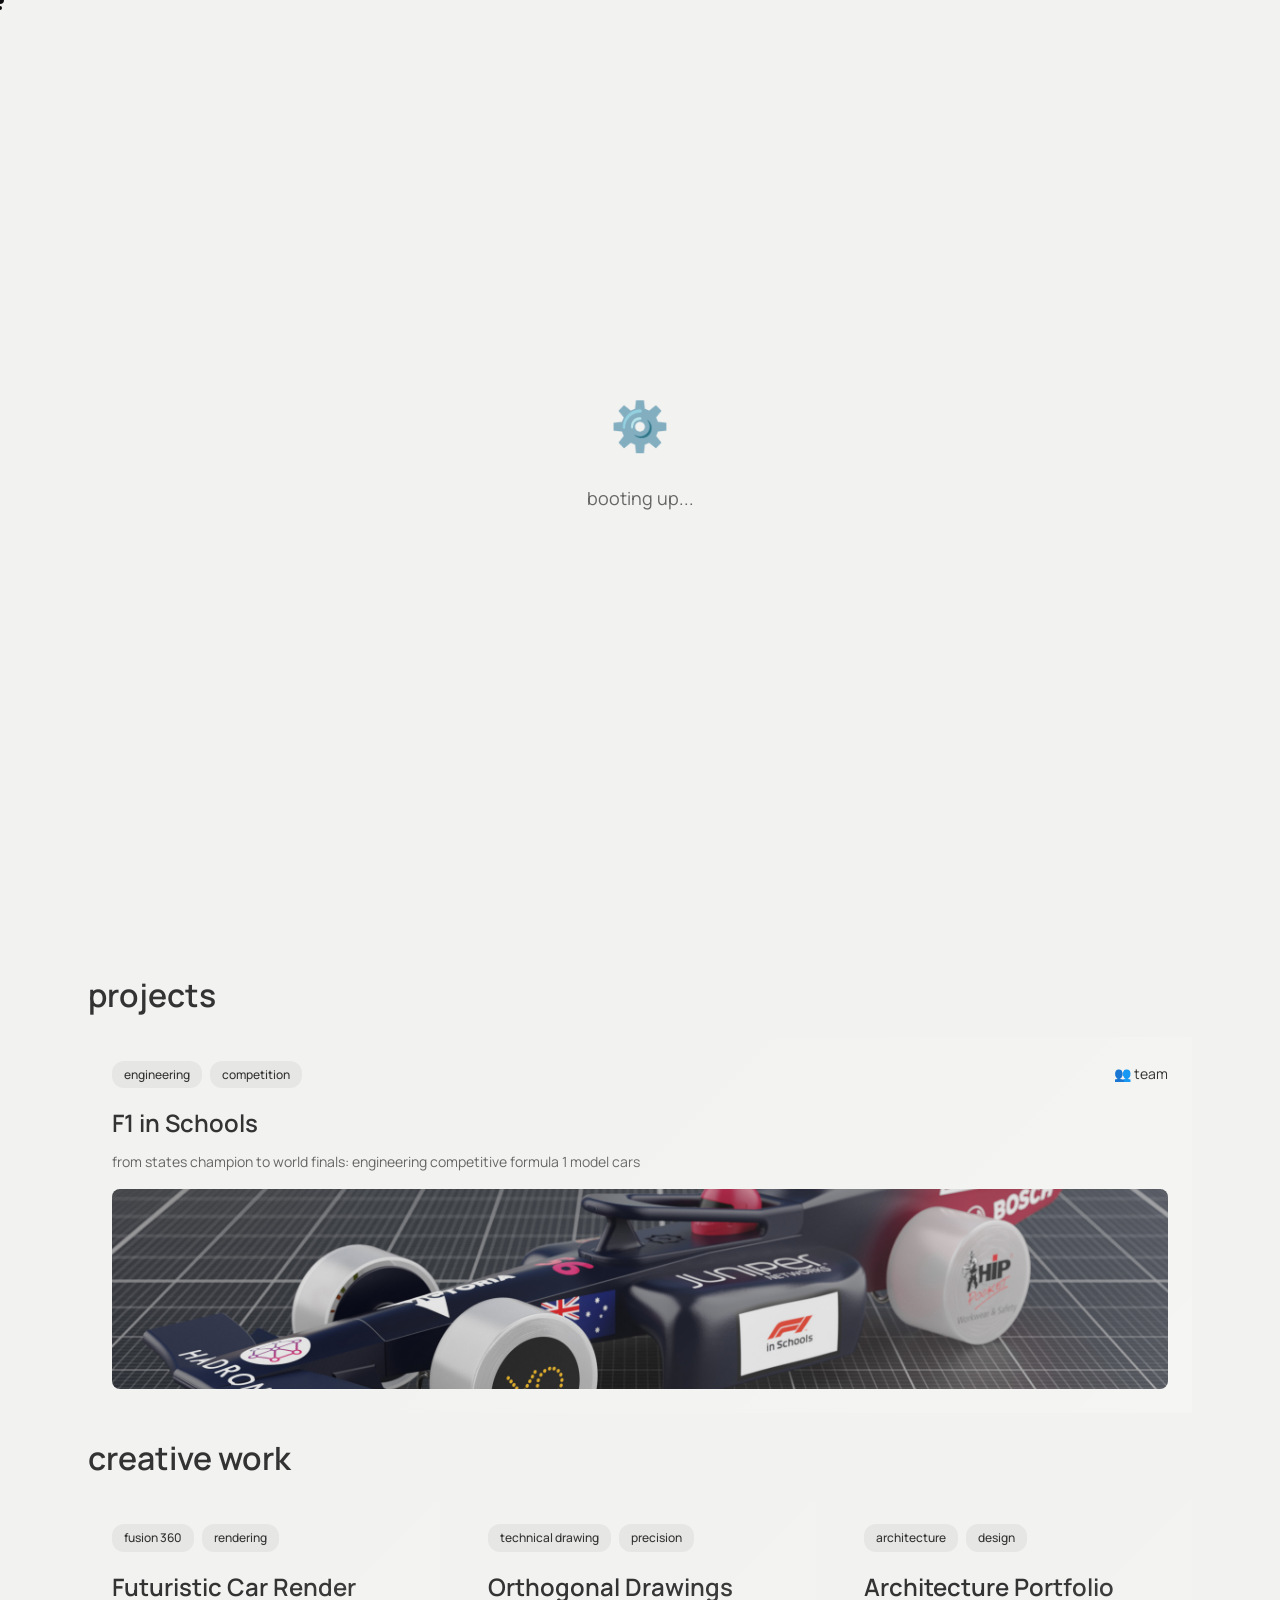
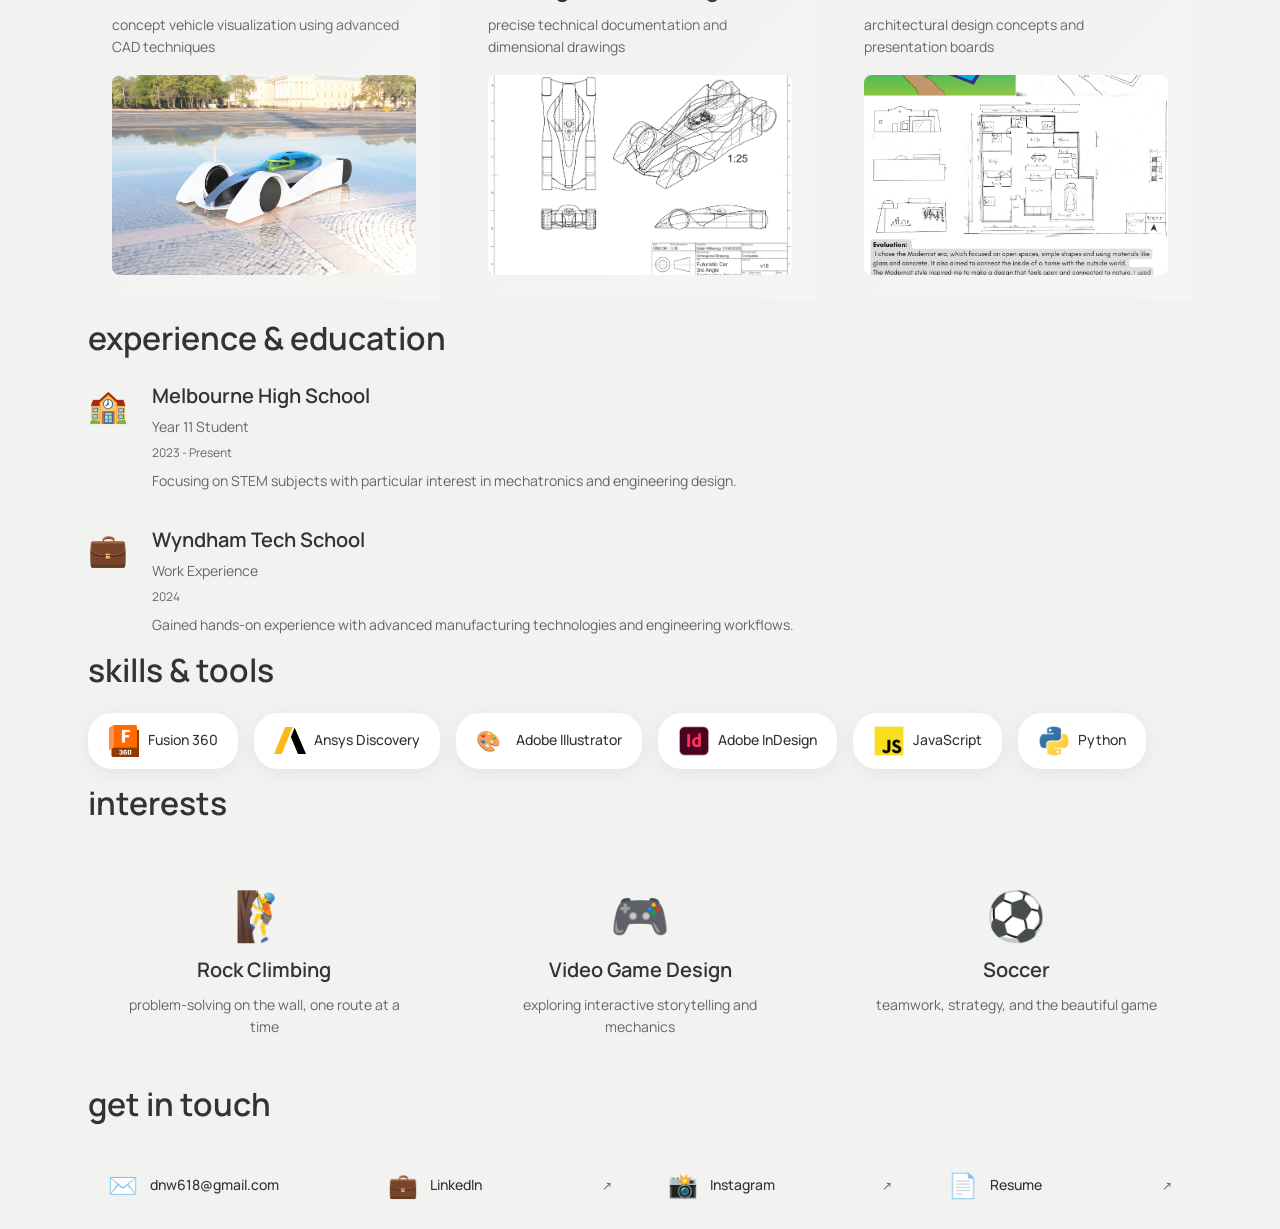
<file: index.html>
<!DOCTYPE html>
<html lang="en">
<head>
    <meta charset="UTF-8">
    <meta name="viewport" content="width=device-width, initial-scale=1.0">
    <title>dulain's desktop</title>
    <link rel="preconnect" href="https://fonts.googleapis.com">
    <link rel="preconnect" href="https://fonts.gstatic.com" crossorigin>
    <link href="https://fonts.googleapis.com/css2?family=Manrope:wght@300;400;500;600;700&family=Mynerve&display=swap" rel="stylesheet">
    <link rel="stylesheet" href="styles.css">
</head>
<body>
    <!-- Boot Sequence -->
    <div id="boot-screen">
        <div class="boot-content">
            <div class="boot-icon">⚙️</div>
            <p class="boot-text">booting up...</p>
        </div>
    </div>

    <!-- Custom Cursor -->
    <div id="custom-cursor">
        <div class="cursor-dot"></div>
        <div class="cursor-sparkle"></div>
    </div>

    <!-- Navigation -->
    <nav class="navbar">
        <div class="nav-left">
            <div class="nav-item">
                <span class="nav-icon">🏠</span>
                <span class="nav-text">dulain withanage</span>
            </div>
            <a href="mailto:dnw618@gmail.com" class="nav-icon-btn">✉️</a>
            <a href="https://www.linkedin.com/in/dulain-withanage-a32a34331/" target="_blank" class="nav-icon-btn">💼</a>
        </div>
        <div class="nav-right">
            <a href="#" class="nav-link" onclick="document.getElementById('hero').scrollIntoView({behavior: 'smooth'}); return false;">About</a>
            <a href="Dulain Resume.pdf" target="_blank" class="nav-link">Resume</a>
        </div>
    </nav>

    <!-- Main Content -->
    <main>
        <!-- Hero Section -->
        <section class="hero-section" id="hero">
            <div class="hero-content">
                <!-- Avatar -->
                <div class="avatar">
                    <div class="avatar-character">
                        <svg viewBox="0 0 100 100" class="avatar-svg">
                            <!-- Simple line-drawn character -->
                            <circle cx="50" cy="35" r="20" fill="none" stroke="#333" stroke-width="2"/>
                            <line x1="50" y1="55" x2="50" y2="85" stroke="#333" stroke-width="2"/>
                            <line x1="50" y1="65" x2="30" y2="55" stroke="#333" stroke-width="2"/>
                            <line x1="50" y1="65" x2="70" y2="55" stroke="#333" stroke-width="2"/>
                            <line x1="50" y1="85" x2="35" y2="100" stroke="#333" stroke-width="2"/>
                            <line x1="50" y1="85" x2="65" y2="100" stroke="#333" stroke-width="2"/>
                            <!-- Question mark -->
                            <text x="65" y="25" font-size="20" fill="#333">?</text>
                        </svg>
                    </div>
                    <!-- Orbiting Creative Squares -->
                    <div class="orbiting-squares">
                        <div class="orbit-square" style="--delay: 0s;">
                            <div class="orbit-square-body">
                                <img src="Futuristic Car Render.jpg" alt="Futuristic Car Render">
                                <p class="orbit-square-title">Futuristic Car Render</p>
                            </div>
                        </div>
                        <div class="orbit-square" style="--delay: 2.7s;">
                            <div class="orbit-square-body">
                                <img src="Architecture Portfolio Board.png" alt="Architecture Portfolio">
                                <p class="orbit-square-title">Architecture Portfolio</p>
                            </div>
                        </div>
                        <div class="orbit-square" style="--delay: 5.3s;">
                            <div class="orbit-square-body">
                                <img src="Future Orthogonal Drawings v1.png" alt="Orthogonal Drawings">
                                <p class="orbit-square-title">Orthogonal Drawings</p>
                            </div>
                        </div>
                    </div>
                </div>

                <!-- Hero Text -->
                <div class="hero-text">
                    <h1 class="hero-title">
                        <span class="typing-text">mechatronics enthusiast</span>
                        <span class="cursor">|</span>
                    </h1>
                    <p class="hero-subtitle">designing engineered solutions that bridge creativity and technical precision</p>
                    <div class="status-pill">
                        <span class="status-dot"></span>
                        <span class="status-text">studying at mhs</span>
                    </div>
                </div>

                <!-- Scroll Cue -->
                <div class="scroll-cue">
                    <p>↓ welcome to my world ↓</p>
                </div>
            </div>
        </section>

        <!-- Projects Section -->
        <section class="section" id="projects">
            <div class="section-content">
                <h2 class="section-title">projects</h2>
                <div class="projects-grid">
                    <a href="f1-in-schools.html" class="project-card-link project-card-link--span-2">
                        <div class="project-card">
                            <div class="card-tags">
                                <span class="tag">engineering</span>
                                <span class="tag">competition</span>
                            </div>
                            <div class="card-meta">
                                <span class="team-indicator">👥 team</span>
                            </div>
                            <h3 class="card-title">F1 in Schools</h3>
                            <p class="card-hook">from states champion to world finals: engineering competitive formula 1 model cars</p>
                            <div class="card-image">
                                <img src="F1 Stuff/Worlds Portfolio Cover.png" alt="F1 in Schools">
                            </div>
                        </div>
                    </a>
                </div>
            </div>
        </section>

        <!-- Creative Work Section -->
        <section class="section" id="creative">
            <div class="section-content">
                <h2 class="section-title">creative work</h2>
                <div class="creative-grid">
                    <div class="creative-card">
                        <div class="card-tags">
                            <span class="tag">fusion 360</span>
                            <span class="tag">rendering</span>
                        </div>
                        <h3 class="card-title">Futuristic Car Render</h3>
                        <p class="card-hook">concept vehicle visualization using advanced CAD techniques</p>
                        <div class="card-image">
                            <img src="Futuristic Car Render.jpg" alt="Futuristic Car Render">
                        </div>
                    </div>
                    <div class="creative-card">
                        <div class="card-tags">
                            <span class="tag">technical drawing</span>
                            <span class="tag">precision</span>
                        </div>
                        <h3 class="card-title">Orthogonal Drawings</h3>
                        <p class="card-hook">precise technical documentation and dimensional drawings</p>
                        <div class="card-image">
                            <img src="Future Orthogonal Drawings v1.png" alt="Orthogonal Drawings">
                        </div>
                    </div>
                    <div class="creative-card">
                        <div class="card-tags">
                            <span class="tag">architecture</span>
                            <span class="tag">design</span>
                        </div>
                        <h3 class="card-title">Architecture Portfolio</h3>
                        <p class="card-hook">architectural design concepts and presentation boards</p>
                        <div class="card-image">
                            <img src="Architecture Portfolio Board.png" alt="Architecture Portfolio">
                        </div>
                    </div>
                </div>
            </div>
        </section>

        <!-- Experience & Education Section -->
        <section class="section compact-section" id="experience">
            <div class="section-content">
                <h2 class="section-title">experience & education</h2>
                <div class="timeline">
                    <div class="timeline-item">
                        <div class="timeline-icon">🏫</div>
                        <div class="timeline-content">
                            <h3>Melbourne High School</h3>
                            <p class="timeline-role">Year 11 Student</p>
                            <p class="timeline-date">2023 - Present</p>
                            <p class="timeline-description">Focusing on STEM subjects with particular interest in mechatronics and engineering design.</p>
                        </div>
                    </div>
                    <div class="timeline-item">
                        <div class="timeline-icon">💼</div>
                        <div class="timeline-content">
                            <h3>Wyndham Tech School</h3>
                            <p class="timeline-role">Work Experience</p>
                            <p class="timeline-date">2024</p>
                            <p class="timeline-description">Gained hands-on experience with advanced manufacturing technologies and engineering workflows.</p>
                        </div>
                    </div>
                </div>
            </div>
        </section>

        <!-- Skills Section -->
        <section class="section compact-section" id="skills">
            <div class="section-content">
                <h2 class="section-title">skills & tools</h2>
                <div class="skills-grid">
                    <div class="skill-item">
                        <img src="Logos/autodesk-fusion-360-seeklogo.png" alt="Fusion 360" class="skill-icon">
                        <span class="skill-name">Fusion 360</span>
                    </div>
                    <div class="skill-item">
                        <img src="Logos/ansys-seeklogo.png" alt="Ansys Discovery" class="skill-icon">
                        <span class="skill-name">Ansys Discovery</span>
                    </div>
                    <div class="skill-item">
                        <span class="skill-icon">🎨</span>
                        <span class="skill-name">Adobe Illustrator</span>
                    </div>
                    <div class="skill-item">
                        <img src="Logos/adobe-indesign-logo-png_seeklogo-380561.png" alt="Adobe InDesign" class="skill-icon">
                        <span class="skill-name">Adobe InDesign</span>
                    </div>
                    <div class="skill-item">
                        <img src="Logos/javascript-js-logo-png_seeklogo-273557.png" alt="JavaScript" class="skill-icon">
                        <span class="skill-name">JavaScript</span>
                    </div>
                    <div class="skill-item">
                        <img src="Logos/python-logo-png_seeklogo-273830.png" alt="Python" class="skill-icon">
                        <span class="skill-name">Python</span>
                    </div>
                </div>
            </div>
        </section>

        <!-- Interests Section -->
        <section class="section compact-section" id="interests">
            <div class="section-content">
                <h2 class="section-title">interests</h2>
                <div class="interests-grid">
                    <div class="interest-item">
                        <span class="interest-icon">🧗</span>
                        <h3>Rock Climbing</h3>
                        <p>problem-solving on the wall, one route at a time</p>
                    </div>
                    <div class="interest-item">
                        <span class="interest-icon">🎮</span>
                        <h3>Video Game Design</h3>
                        <p>exploring interactive storytelling and mechanics</p>
                    </div>
                    <div class="interest-item">
                        <span class="interest-icon">⚽</span>
                        <h3>Soccer</h3>
                        <p>teamwork, strategy, and the beautiful game</p>
                    </div>
                </div>
            </div>
        </section>

        <!-- Contact Section -->
        <section class="section compact-section" id="contact">
            <div class="section-content">
                <h2 class="section-title">get in touch</h2>
                <div class="contact-grid">
                    <a href="mailto:dnw618@gmail.com" class="contact-item">
                        <span class="contact-icon">✉️</span>
                        <span class="contact-text">dnw618@gmail.com</span>
                    </a>
                    <a href="https://www.linkedin.com/in/dulain-withanage-a32a34331/" target="_blank" class="contact-item">
                        <span class="contact-icon">💼</span>
                        <span class="contact-text">LinkedIn</span>
                        <span class="external-arrow">↗</span>
                    </a>
                    <a href="https://www.instagram.com/dulainwithanag" target="_blank" class="contact-item">
                        <span class="contact-icon">📸</span>
                        <span class="contact-text">Instagram</span>
                        <span class="external-arrow">↗</span>
                    </a>
                    <a href="Dulain Resume.pdf" target="_blank" class="contact-item">
                        <span class="contact-icon">📄</span>
                        <span class="contact-text">Resume</span>
                        <span class="external-arrow">↗</span>
                    </a>
                </div>
            </div>
        </section>
    </main>

    <!-- Music Player Widget -->
    <div class="widget music-player" id="music-player">
        <div class="widget-toggle" id="music-toggle">
            <span>🎵</span>
        </div>
        <div class="widget-content">
            <div class="album-art">🎵</div>
            <div class="track-info">
                <p class="track-title">lo-fi beats</p>
                <p class="track-genre">study vibes</p>
            </div>
            <div class="track-progress">
                <div class="progress-bar"></div>
            </div>
        </div>
    </div>


    <!-- Modal/Lightbox -->
    <div class="modal" id="modal">
        <div class="modal-scrim"></div>
        <div class="modal-content">
            <button class="modal-close" id="modal-close">✕</button>
            <div class="modal-body" id="modal-body"></div>
            <p class="modal-instruction">click anywhere or press Esc to close</p>
        </div>
    </div>

    <script src="script.js"></script>
</body>
</html>
</file>
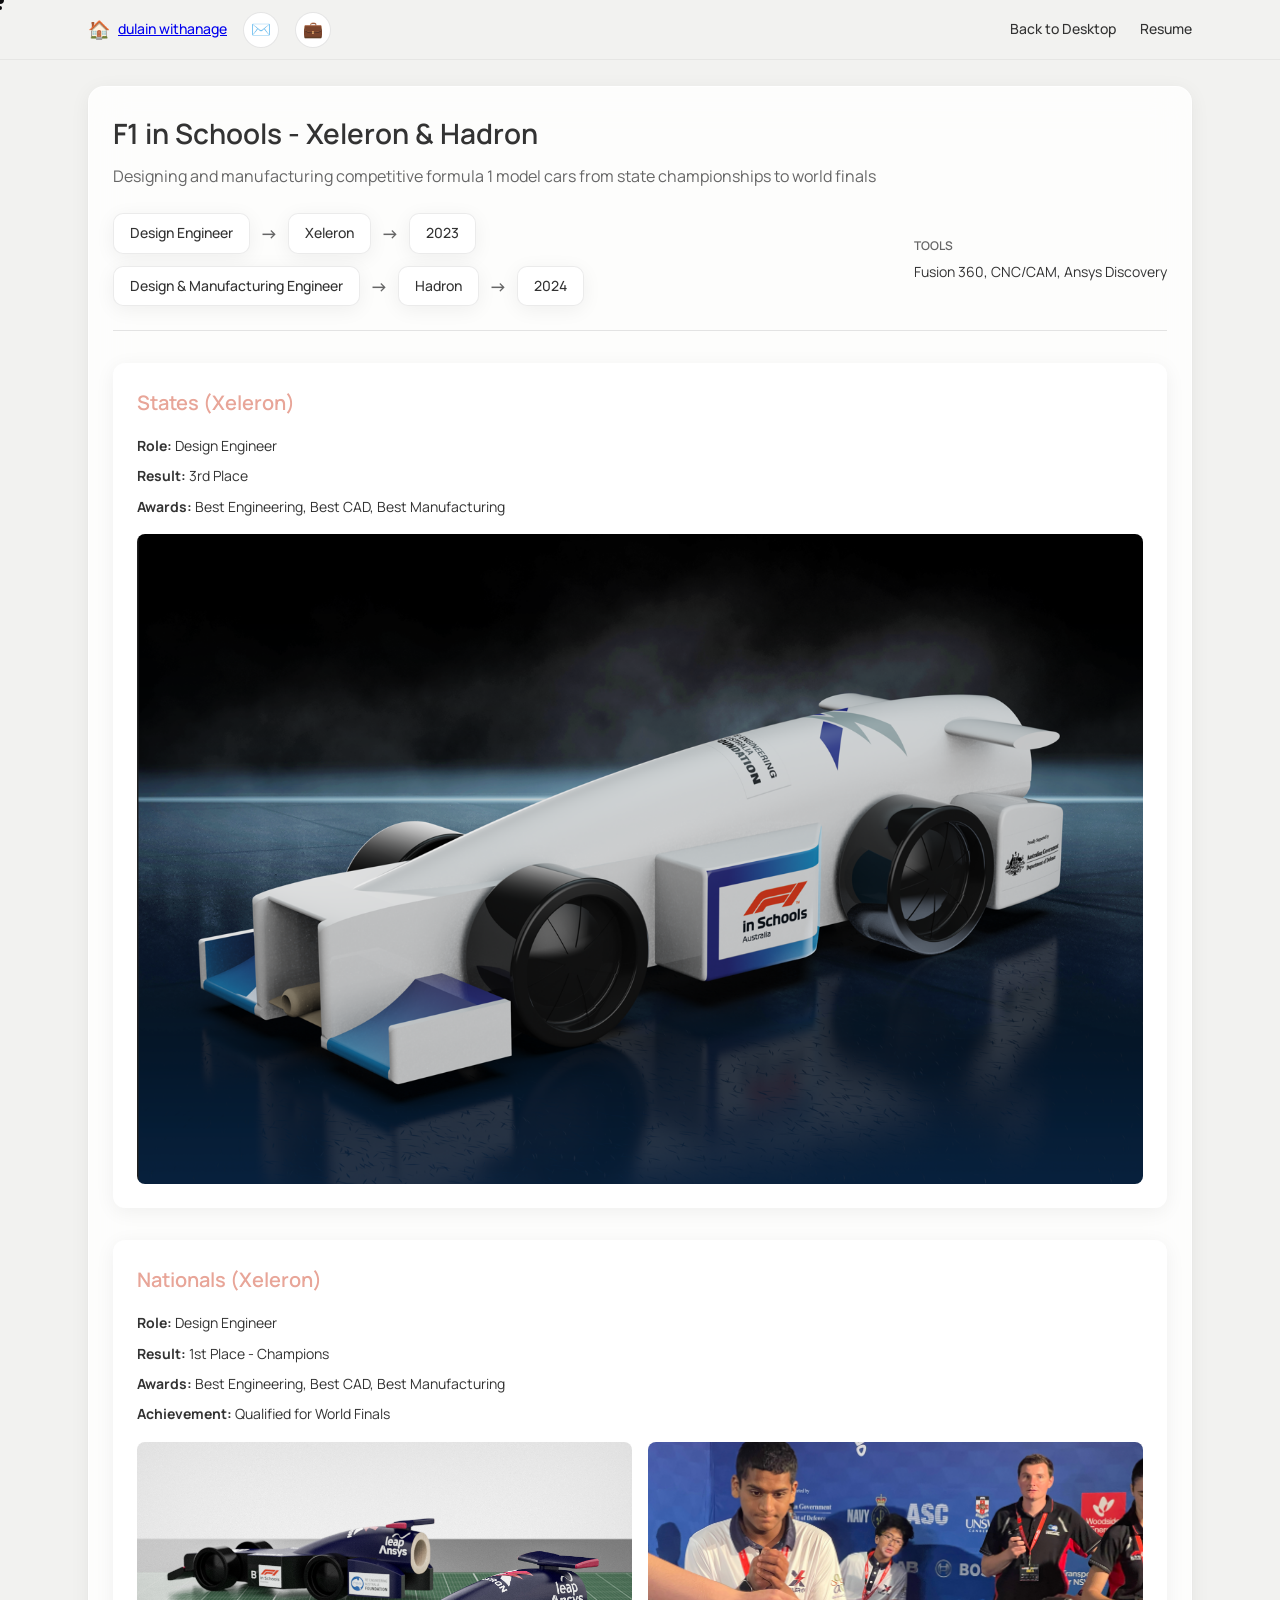
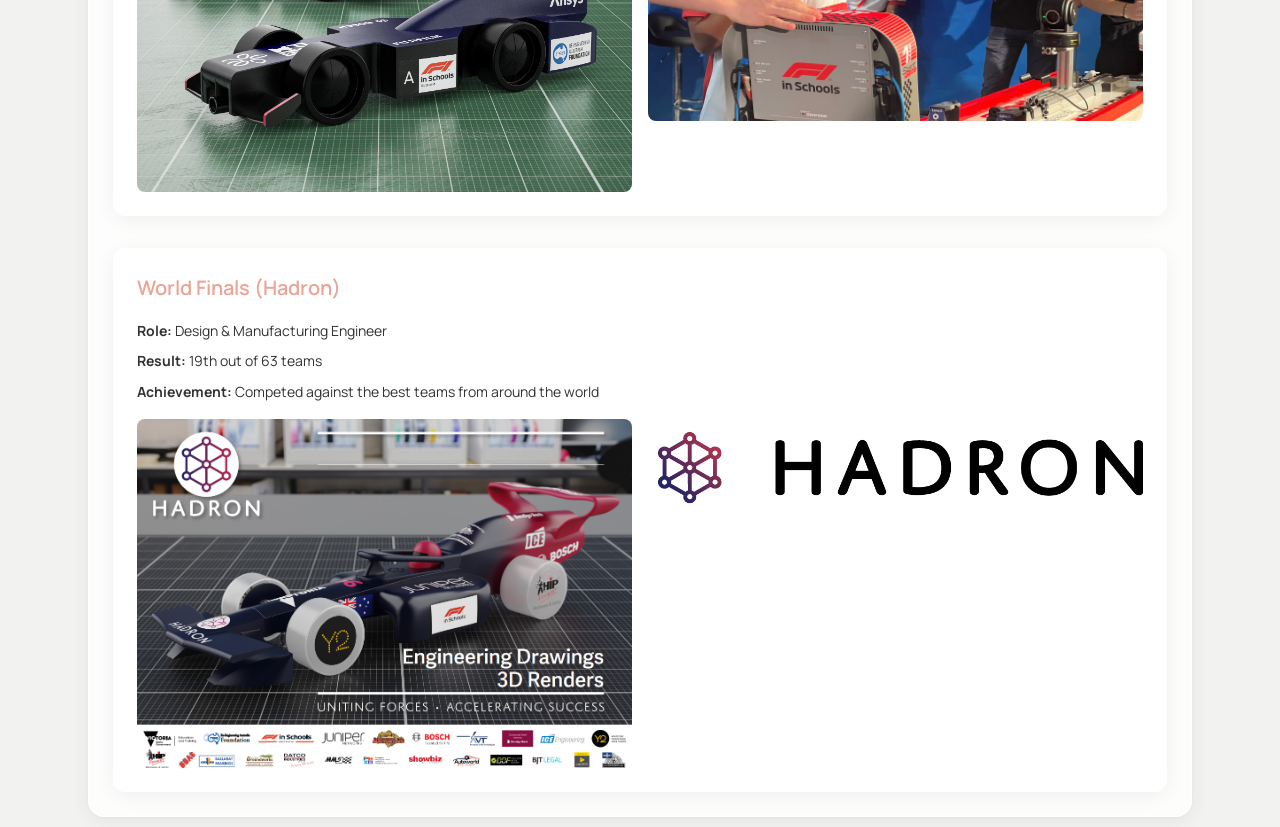
<file: f1-in-schools.html>
<!DOCTYPE html>
<html lang="en">
<head>
    <meta charset="UTF-8">
    <meta name="viewport" content="width=device-width, initial-scale=1.0">
    <title>F1 in Schools - Dulain's Desktop</title>
    <link rel="preconnect" href="https://fonts.googleapis.com">
    <link rel="preconnect" href="https://fonts.gstatic.com" crossorigin>
    <link href="https://fonts.googleapis.com/css2?family=Manrope:wght@300;400;500;600;700&family=Mynerve&display=swap" rel="stylesheet">
    <link rel="stylesheet" href="styles.css">
</head>
<body>
    <!-- Custom Cursor -->
    <div id="custom-cursor">
        <div class="cursor-dot"></div>
        <div class="cursor-sparkle"></div>
    </div>

    <!-- Navigation -->
    <nav class="navbar">
        <div class="nav-left">
            <div class="nav-item">
                <span class="nav-icon">🏠</span>
                <a href="index.html" class="nav-text">dulain withanage</a>
            </div>
            <a href="mailto:dnw618@gmail.com" class="nav-icon-btn">✉️</a>
            <a href="https://www.linkedin.com/in/dulain-withanage-a32a34331/" target="_blank" class="nav-icon-btn">💼</a>
        </div>
        <div class="nav-right">
            <a href="index.html" class="nav-link">Back to Desktop</a>
            <a href="Dulain Resume.pdf" target="_blank" class="nav-link">Resume</a>
        </div>
    </nav>

    <!-- Main Content -->
    <main>
        <section class="section" id="f1-project">
            <div class="section-content">
                <div class="case-study-detail">
                    <div class="case-study-header">
                        <h1>F1 in Schools - Xeleron & Hadron</h1>
                        <p class="case-study-subtitle">Designing and manufacturing competitive formula 1 model cars from state championships to world finals</p>
                    </div>
                    
                    <div class="metadata-section">
                        <div class="metadata-flow">
                            <div class="metadata-flow-row">
                                <span class="metadata-box">Design Engineer</span>
                                <span class="metadata-arrow" aria-hidden="true">→</span>
                                <span class="metadata-box">Xeleron</span>
                                <span class="metadata-arrow" aria-hidden="true">→</span>
                                <span class="metadata-box">2023</span>
                            </div>
                            <div class="metadata-flow-row">
                                <span class="metadata-box">Design &amp; Manufacturing Engineer</span>
                                <span class="metadata-arrow" aria-hidden="true">→</span>
                                <span class="metadata-box">Hadron</span>
                                <span class="metadata-arrow" aria-hidden="true">→</span>
                                <span class="metadata-box">2024</span>
                            </div>
                        </div>
                        <div class="metadata-tools">
                            <span class="metadata-label">Tools</span>
                            <span class="metadata-value">Fusion 360, CNC/CAM, Ansys Discovery</span>
                        </div>
                    </div>

                    <div class="competition-phases">
                        <div class="phase">
                            <h4>States (Xeleron)</h4>
                            <p><strong>Role:</strong> Design Engineer</p>
                            <p><strong>Result:</strong> 3rd Place</p>
                            <p><strong>Awards:</strong> Best Engineering, Best CAD, Best Manufacturing</p>
                            <div class="phase-images">
                                <img src="F1 Stuff/States Car Render.png" alt="States Car Render">
                            </div>
                        </div>
                        
                        <div class="phase">
                            <h4>Nationals (Xeleron)</h4>
                            <p><strong>Role:</strong> Design Engineer</p>
                            <p><strong>Result:</strong> 1st Place - Champions</p>
                            <p><strong>Awards:</strong> Best Engineering, Best CAD, Best Manufacturing</p>
                            <p><strong>Achievement:</strong> Qualified for World Finals</p>
                            <div class="phase-images">
                                <img src="F1 Stuff/Nationals Car Render.png" alt="Nationals Car Render">
                                <img src="F1 Stuff/Nationals Race Track.jpg" alt="Nationals Race Track">
                            </div>
                        </div>
                        
                        <div class="phase">
                            <h4>World Finals (Hadron)</h4>
                            <p><strong>Role:</strong> Design & Manufacturing Engineer</p>
                            <p><strong>Result:</strong> 19th out of 63 teams</p>
                            <p><strong>Achievement:</strong> Competed against the best teams from around the world</p>
                            <div class="phase-images">
                                <img src="F1 Stuff/Worlds Portfolio Cover.png" alt="Worlds Portfolio Cover">
                                <img src="F1 Stuff/Worlds Logo.png" alt="Worlds Logo">
                            </div>
                        </div>
                    </div>
                </div>
            </div>
        </section>
    </main>

    <!-- Modal/Lightbox -->
    <div class="modal" id="modal">
        <div class="modal-scrim"></div>
        <div class="modal-content">
            <button class="modal-close" id="modal-close">✕</button>
            <div class="modal-body" id="modal-body"></div>
            <p class="modal-instruction">click anywhere or press Esc to close</p>
        </div>
    </div>

    <script src="script.js"></script>
</body>
</html>
</file>
<file: styles.css>
/* Reset and Base Styles */
* {
    margin: 0;
    padding: 0;
    box-sizing: border-box;
    cursor: none; /* Hide native cursor for custom cursor */
}

:root {
    --bg-color: #f2f2f0;
    --text-color: #333;
    --text-muted: #666;
    --accent-coral: #e8a598;
    --accent-blue: #98b5e8;
    --glass-bg: rgba(255, 255, 255, 0.82);
    --glass-border: rgba(255, 255, 255, 0.75);
    --shadow-soft: 0 4px 20px rgba(0, 0, 0, 0.06);
    --shadow-tight: 0 1px 3px rgba(0, 0, 0, 0.04);
    --nav-height: 60px;
    --max-width: 1120px;
    --gutter: clamp(40px, 8vw, 88px);
}

html {
    scroll-behavior: smooth;
}

body {
    font-family: 'Manrope', -apple-system, BlinkMacSystemFont, 'Segoe UI', Roboto, Helvetica, Arial, sans-serif;
    background-color: var(--bg-color);
    color: var(--text-color);
    line-height: 1.6;
    overflow-x: hidden;
}

/* Custom Cursor */
#custom-cursor {
    position: fixed;
    pointer-events: none;
    z-index: 10000;
    mix-blend-mode: difference;
}

.cursor-dot {
    width: 8px;
    height: 8px;
    background: white;
    border-radius: 50%;
    position: absolute;
    transform: translate(-50%, -50%);
}

.cursor-sparkle {
    width: 20px;
    height: 20px;
    position: absolute;
    transform: translate(-50%, -50%);
}

.cursor-sparkle::before,
.cursor-sparkle::after {
    content: '';
    position: absolute;
    background: white;
    border-radius: 50%;
}

.cursor-sparkle::before {
    width: 4px;
    height: 4px;
    top: 0;
    left: 50%;
    transform: translateX(-50%);
}

.cursor-sparkle::after {
    width: 4px;
    height: 4px;
    bottom: 0;
    left: 50%;
    transform: translateX(-50%);
}

/* Boot Screen */
#boot-screen {
    position: fixed;
    top: 0;
    left: 0;
    width: 100%;
    height: 100%;
    background: var(--bg-color);
    display: flex;
    align-items: center;
    justify-content: center;
    z-index: 9999;
    transition: opacity 0.5s ease, visibility 0.5s ease;
}

#boot-screen.hidden {
    opacity: 0;
    visibility: hidden;
}

.boot-content {
    text-align: center;
}

.boot-icon {
    font-size: 48px;
    margin-bottom: 20px;
    animation: spin 2s linear infinite;
}

@keyframes spin {
    from { transform: rotate(0deg); }
    to { transform: rotate(360deg); }
}

.boot-text {
    font-family: 'Manrope', monospace;
    font-size: 18px;
    color: var(--text-muted);
}

/* Navigation */
.navbar {
    position: relative;
    height: var(--nav-height);
    background: rgba(242, 242, 240, 0.9);
    backdrop-filter: blur(10px);
    display: flex;
    justify-content: space-between;
    align-items: center;
    padding: 0 var(--gutter);
    z-index: 1000;
    border-bottom: 1px solid rgba(0, 0, 0, 0.05);
}

.nav-left {
    display: flex;
    align-items: center;
    gap: 16px;
}

.nav-item {
    display: flex;
    align-items: center;
    gap: 8px;
    font-size: 14px;
    font-weight: 500;
}

.nav-icon {
    font-size: 18px;
}

.nav-icon-btn {
    width: 36px;
    height: 36px;
    border-radius: 50%;
    background: white;
    border: 1px solid rgba(0, 0, 0, 0.1);
    display: flex;
    align-items: center;
    justify-content: center;
    text-decoration: none;
    font-size: 16px;
    transition: transform 0.2s ease, box-shadow 0.2s ease;
}

.nav-icon-btn:hover {
    transform: scale(1.05);
    box-shadow: var(--shadow-soft);
}

.nav-right {
    display: flex;
    gap: 24px;
}

.nav-link {
    text-decoration: none;
    color: var(--text-color);
    font-size: 14px;
    font-weight: 500;
    transition: color 0.2s ease;
}

.nav-link:hover {
    color: var(--text-muted);
}

/* Main Content */
main {
    padding-top: 0;
}

/* Sections */
.section {
    min-height: auto;
    padding: 10px var(--gutter);
    display: flex;
    align-items: center;
    justify-content: center;
}

.compact-section {
    min-height: auto;
    padding: 0.5vh var(--gutter);
}

.section-content {
    width: 100%;
    max-width: var(--max-width);
}

.section-title {
    font-size: 32px;
    font-weight: 600;
    margin-bottom: 16px;
    text-transform: lowercase;
}

/* Hero Section */
.hero-section {
    min-height: 100vh;
    display: flex;
    align-items: center;
    justify-content: center;
    position: relative;
    padding: 9vh var(--gutter);
}

.hero-content {
    text-align: center;
    position: relative;
    max-width: var(--max-width);
}

/* Avatar */
.avatar {
    margin-bottom: 40px;
    position: relative;
}

.avatar-character {
    width: 120px;
    height: 120px;
    margin: 0 auto;
}

.avatar-svg {
    width: 100%;
    height: 100%;
}

/* Orbiting Creative Squares */
.orbiting-squares {
    position: absolute;
    top: 50%;
    left: 50%;
    width: 800px;
    height: 800px;
    transform: translate(-50%, -50%);
    pointer-events: none;
}

.orbit-square {
    position: absolute;
    width: 200px;
    height: 200px;
    top: 50%;
    left: 50%;
    border-radius: 8px;
    overflow: hidden;
    box-shadow: var(--shadow-soft);
    animation: orbitSquare 8s linear infinite;
    animation-delay: var(--delay);
    animation-fill-mode: backwards;
    pointer-events: none;
    cursor: pointer;
    z-index: 1;
}

.orbiting-squares:has(.orbit-square.is-interactive:hover) .orbit-square {
    animation-play-state: paused;
}

.orbit-square.is-interactive {
    pointer-events: auto;
}

.orbit-square-body {
    width: 100%;
    height: 100%;
    display: flex;
    flex-direction: column;
}

.orbit-square img {
    width: 100%;
    height: 200px;
    flex-shrink: 0;
    object-fit: cover;
    border-radius: 8px;
    display: block;
}

.orbit-square-title {
    display: none;
    margin: 0;
    padding: 12px 14px 14px;
    font-size: 14px;
    font-weight: 600;
    line-height: 1.3;
    text-align: center;
    text-transform: lowercase;
    color: var(--text-primary, #1a1a1a);
}

.orbit-square.is-interactive:hover {
    overflow: visible;
    z-index: 30;
    width: 240px;
    height: auto;
    background: #fff;
    border-radius: 12px;
    box-shadow: var(--shadow-soft), 0 12px 40px rgba(0, 0, 0, 0.12);
}

.orbit-square.is-interactive:hover .orbit-square-title {
    display: block;
}

@keyframes orbitSquare {
    0% {
        transform: translate(-50%, -50%) rotate(180deg) translateX(400px) rotate(-180deg);
        opacity: 0;
    }
    5% {
        opacity: 1;
    }
    45% {
        opacity: 1;
    }
    50% {
        transform: translate(-50%, -50%) rotate(360deg) translateX(400px) rotate(-360deg);
        opacity: 0;
    }
    95% {
        opacity: 0;
    }
    100% {
        transform: translate(-50%, -50%) rotate(540deg) translateX(400px) rotate(-540deg);
        opacity: 0;
    }
}

/* Hero Text */
.hero-text {
    margin-bottom: 16px;
}

.hero-title {
    font-size: 48px;
    font-weight: 700;
    margin-bottom: 16px;
    display: flex;
    align-items: center;
    justify-content: center;
    gap: 8px;
}

.typing-text {
    color: var(--text-color);
}

.cursor {
    animation: blink 1s step-end infinite;
}

@keyframes blink {
    50% { opacity: 0; }
}

.hero-subtitle {
    font-size: 18px;
    color: var(--text-muted);
    margin-bottom: 24px;
    max-width: 600px;
    margin-left: auto;
    margin-right: auto;
}

.status-pill {
    display: inline-flex;
    align-items: center;
    gap: 8px;
    padding: 8px 16px;
    background: white;
    border-radius: 20px;
    font-family: 'Mynerve', cursive;
    font-size: 16px;
    box-shadow: var(--shadow-soft);
}

.status-dot {
    width: 8px;
    height: 8px;
    background: #4ade80;
    border-radius: 50%;
    animation: pulse 2s ease-in-out infinite;
}

@keyframes pulse {
    0%, 100% { opacity: 1; }
    50% { opacity: 0.5; }
}

/* Scroll Cue */
.scroll-cue {
    margin-top: 20px;
}

.scroll-cue p {
    font-size: 14px;
    color: var(--text-muted);
    text-transform: lowercase;
}

/* Glass Card Style */
.glass-card {
    background: var(--glass-bg);
    backdrop-filter: blur(18px) saturate(1.6);
    border: 1px solid var(--glass-border);
    border-radius: 16px;
    box-shadow: var(--shadow-soft), var(--shadow-tight);
    position: relative;
    overflow: hidden;
}

.glass-card::before {
    content: '';
    position: absolute;
    top: 0;
    left: 0;
    right: 0;
    height: 100%;
    background: linear-gradient(-45deg, rgba(255, 255, 255, 0.22) 0%, transparent 65%);
    pointer-events: none;
}

/* Projects Grid */
.projects-grid {
    display: grid;
    grid-template-columns: repeat(2, 1fr);
    gap: 24px;
}

.project-card-link {
    display: block;
    text-decoration: none;
    color: inherit;
}

.project-card-link--span-2 {
    grid-column: span 2;
}

.project-card {
    padding: 24px;
    position: relative;
    background: transparent;
    border: none;
    box-shadow: none;
    backdrop-filter: none;
    border-radius: 16px;
    overflow: visible;
    transition: background 0.25s ease, transform 0.25s ease;
    transform: scale(1);
    transform-origin: center center;
}

.project-card::before {
    transition: opacity 0.25s ease;
}

.project-card-link:hover .project-card {
    background: #fff;
    transform: scale(1.04);
    box-shadow: none;
    z-index: 1;
    transition: background 0.25s ease 0.5s, transform 0.25s ease 0.5s;
}

.project-card-link:hover .project-card::before {
    opacity: 0;
    transition: opacity 0.25s ease 0.5s;
}

.card-tags {
    display: flex;
    gap: 8px;
    margin-bottom: 16px;
}

.tag {
    padding: 4px 12px;
    background: rgba(0, 0, 0, 0.05);
    border-radius: 12px;
    font-size: 12px;
    font-weight: 500;
    text-transform: lowercase;
}

.card-meta {
    position: absolute;
    top: 24px;
    right: 24px;
}

.team-indicator {
    font-size: 14px;
}

.card-title {
    font-size: 24px;
    font-weight: 600;
    margin-bottom: 8px;
}

.card-hook {
    color: var(--text-muted);
    margin-bottom: 16px;
    font-size: 14px;
}

.card-image {
    width: 100%;
    height: 200px;
    background: linear-gradient(135deg, #667eea 0%, #764ba2 100%);
    border-radius: 8px;
    display: flex;
    align-items: center;
    justify-content: center;
    overflow: hidden;
}

.card-image img {
    width: 100%;
    height: 100%;
    object-fit: cover;
}

.placeholder-image {
    font-size: 64px;
    color: white;
}

/* Case Study Detail */
.case-study-detail {
    margin-top: 16px;
    padding: 24px;
    background: var(--glass-bg);
    backdrop-filter: blur(18px) saturate(1.6);
    border: 1px solid var(--glass-border);
    border-radius: 16px;
    box-shadow: var(--shadow-soft), var(--shadow-tight);
}

.case-study-header h1,
.case-study-header h3 {
    font-size: 28px;
    font-weight: 600;
    margin-bottom: 8px;
}

.case-study-subtitle {
    color: var(--text-muted);
    font-size: 16px;
    margin-bottom: 24px;
}

.metadata-section {
    display: flex;
    flex-wrap: wrap;
    align-items: center;
    gap: 24px 40px;
    margin-bottom: 32px;
    padding-bottom: 24px;
    border-bottom: 1px solid rgba(0, 0, 0, 0.1);
}

.metadata-flow {
    display: flex;
    flex-direction: column;
    gap: 12px;
    flex: 1 1 320px;
}

.metadata-flow-row {
    display: flex;
    flex-wrap: wrap;
    align-items: center;
    gap: 10px;
}

.metadata-box {
    display: inline-flex;
    align-items: center;
    justify-content: center;
    padding: 10px 16px;
    background: #fff;
    border: 1px solid rgba(0, 0, 0, 0.08);
    border-radius: 10px;
    box-shadow: var(--shadow-soft);
    font-size: 14px;
    font-weight: 500;
    line-height: 1.3;
    text-align: center;
}

.metadata-arrow {
    flex-shrink: 0;
    font-size: 18px;
    font-weight: 600;
    color: var(--text-muted);
    line-height: 1;
}

.metadata-tools {
    display: flex;
    flex-direction: column;
    gap: 6px;
    flex: 0 0 auto;
    min-width: 180px;
}

.metadata-row {
    display: grid;
    grid-template-columns: repeat(auto-fit, minmax(200px, 1fr));
    gap: 16px;
    margin-bottom: 32px;
    padding-bottom: 24px;
    border-bottom: 1px solid rgba(0, 0, 0, 0.1);
}

.metadata-item {
    display: flex;
    flex-direction: column;
    gap: 4px;
}

.metadata-label {
    font-size: 12px;
    font-weight: 600;
    color: var(--text-muted);
    text-transform: uppercase;
}

.metadata-value {
    font-size: 14px;
}

.competition-phases {
    display: flex;
    flex-direction: column;
    gap: 32px;
}

.phase {
    padding: 24px;
    background: white;
    border-radius: 12px;
    box-shadow: var(--shadow-soft);
}

.phase h4 {
    font-size: 20px;
    font-weight: 600;
    margin-bottom: 16px;
    color: var(--accent-coral);
}

.phase p {
    margin-bottom: 8px;
    font-size: 14px;
}

.phase strong {
    color: var(--text-color);
}

.phase-images {
    display: grid;
    grid-template-columns: repeat(auto-fit, minmax(200px, 1fr));
    gap: 16px;
    margin-top: 16px;
}

.phase-images img {
    width: 100%;
    height: auto;
    border-radius: 8px;
    object-fit: cover;
}

/* Creative Grid */
.creative-grid {
    display: grid;
    grid-template-columns: repeat(auto-fit, minmax(340px, 1fr));
    gap: 24px;
}

.creative-card {
    padding: 24px;
    transition: background 0.25s ease, transform 0.25s ease;
    background: transparent;
    border: none;
    box-shadow: none;
    backdrop-filter: none;
    width: 100%;
    border-radius: 16px;
    overflow: visible;
    transform: scale(1);
    transform-origin: center center;
}

.creative-card::before {
    transition: opacity 0.25s ease;
}

.creative-card:hover {
    background: #fff;
    transform: scale(1.04);
    z-index: 1;
    border: none;
    box-shadow: none;
}

.creative-card:hover::before {
    opacity: 0;
}

/* Timeline */
.timeline {
    display: flex;
    flex-direction: column;
    gap: 32px;
}

.timeline-item {
    display: flex;
    gap: 24px;
    align-items: flex-start;
}

.timeline-icon {
    font-size: 32px;
    flex-shrink: 0;
}

.timeline-content h3 {
    font-size: 20px;
    font-weight: 600;
    margin-bottom: 4px;
}

.timeline-role {
    color: var(--text-muted);
    font-size: 14px;
    margin-bottom: 4px;
}

.timeline-date {
    color: var(--text-muted);
    font-size: 12px;
    margin-bottom: 8px;
}

.timeline-description {
    color: var(--text-muted);
    font-size: 14px;
}

/* Skills Grid */
.skills-grid {
    display: flex;
    flex-wrap: wrap;
    gap: 16px;
}

.skill-item {
    display: flex;
    align-items: center;
    gap: 8px;
    padding: 12px 20px;
    background: white;
    border-radius: 24px;
    box-shadow: var(--shadow-soft);
    font-size: 14px;
    font-weight: 500;
}

.skill-icon {
    font-size: 20px;
    width: 32px;
    height: 32px;
    object-fit: contain;
}

/* Interests Grid */
.interests-grid {
    display: grid;
    grid-template-columns: repeat(auto-fit, minmax(250px, 1fr));
    gap: 24px;
}

.interest-item {
    padding: 32px;
    text-align: center;
}

.interest-icon {
    font-size: 48px;
    margin-bottom: 16px;
}

.interest-item h3 {
    font-size: 20px;
    font-weight: 600;
    margin-bottom: 8px;
}

.interest-item p {
    color: var(--text-muted);
    font-size: 14px;
}

/* Contact Grid */
.contact-grid {
    display: grid;
    grid-template-columns: repeat(auto-fit, minmax(200px, 1fr));
    gap: 16px;
}

.contact-item {
    display: flex;
    align-items: center;
    gap: 12px;
    padding: 20px;
    text-decoration: none;
    color: var(--text-color);
    transition: transform 0.2s ease;
}

.contact-item:hover {
    transform: scale(1.02);
}

.contact-icon {
    font-size: 24px;
}

.contact-text {
    font-size: 14px;
    font-weight: 500;
}

.external-arrow {
    margin-left: auto;
    font-size: 12px;
    color: var(--text-muted);
}

/* Widgets */
.widget {
    position: fixed;
    bottom: 24px;
    right: 24px;
    z-index: 100;
}

.widget-toggle {
    width: 48px;
    height: 48px;
    border-radius: 50%;
    background: white;
    border: 1px solid rgba(0, 0, 0, 0.1);
    display: flex;
    align-items: center;
    justify-content: center;
    font-size: 24px;
    cursor: none;
    box-shadow: var(--shadow-soft);
    transition: transform 0.2s ease;
}

.widget-toggle:hover {
    transform: scale(1.1);
}

.widget-content {
    position: absolute;
    bottom: 60px;
    right: 0;
    width: 200px;
    padding: 16px;
    display: none;
}

.widget.active .widget-content {
    display: block;
}

.album-art {
    width: 100%;
    aspect-ratio: 1;
    background: linear-gradient(135deg, #667eea 0%, #764ba2 100%);
    border-radius: 8px;
    display: flex;
    align-items: center;
    justify-content: center;
    font-size: 48px;
    margin-bottom: 12px;
}

.track-info {
    margin-bottom: 12px;
}

.track-title {
    font-weight: 600;
    font-size: 14px;
    margin-bottom: 4px;
}

.track-genre {
    font-size: 12px;
    color: var(--text-muted);
}

.track-progress {
    height: 4px;
    background: rgba(0, 0, 0, 0.1);
    border-radius: 2px;
    overflow: hidden;
}

.progress-bar {
    width: 30%;
    height: 100%;
    background: var(--accent-coral);
    border-radius: 2px;
}

/* Modal */
.modal {
    position: fixed;
    top: 0;
    left: 0;
    right: 0;
    bottom: 0;
    z-index: 2000;
    display: none;
    align-items: center;
    justify-content: center;
    padding: 40px;
}

.modal.active {
    display: flex;
}

.modal-scrim {
    position: absolute;
    top: 0;
    left: 0;
    right: 0;
    bottom: 0;
    background: rgba(240, 240, 240, 0.7);
    backdrop-filter: blur(12px);
}

.modal-content {
    position: relative;
    background: white;
    max-width: 90vw;
    max-height: 90vh;
    border-radius: 16px;
    border: 1px solid #e4e4e4;
    overflow: auto;
    z-index: 1;
}

.modal-close {
    position: absolute;
    top: 16px;
    right: 16px;
    width: 32px;
    height: 32px;
    border-radius: 50%;
    background: white;
    border: 1px solid rgba(0, 0, 0, 0.1);
    font-size: 16px;
    display: flex;
    align-items: center;
    justify-content: center;
    z-index: 2;
}

.modal-body {
    padding: 24px;
}

.modal-body img {
    max-width: 100%;
    height: auto;
    border-radius: 8px;
}

.modal-instruction {
    text-align: center;
    padding: 16px;
    font-size: 12px;
    color: var(--text-muted);
    border-top: 1px solid rgba(0, 0, 0, 0.05);
}

/* Responsive */
@media (max-width: 768px) {
    .navbar {
        padding: 0 20px;
    }
    
    .nav-text {
        display: none;
    }
    
    .hero-title {
        font-size: 32px;
    }
    
    .hero-subtitle {
        font-size: 16px;
    }
    
    .photo-tiles {
        width: 300px;
        height: 300px;
    }
    
    .photo-tile {
        width: 60px;
        height: 60px;
    }
    
    .section {
        padding: 6vh 20px;
    }
    
    .case-studies-grid,
    .creative-grid,
    .projects-grid {
        grid-template-columns: 1fr;
    }

    .project-card-link--span-2 {
        grid-column: span 1;
    }
    
    .desktop-folders {
        bottom: 80px;
    }
}
</file>
